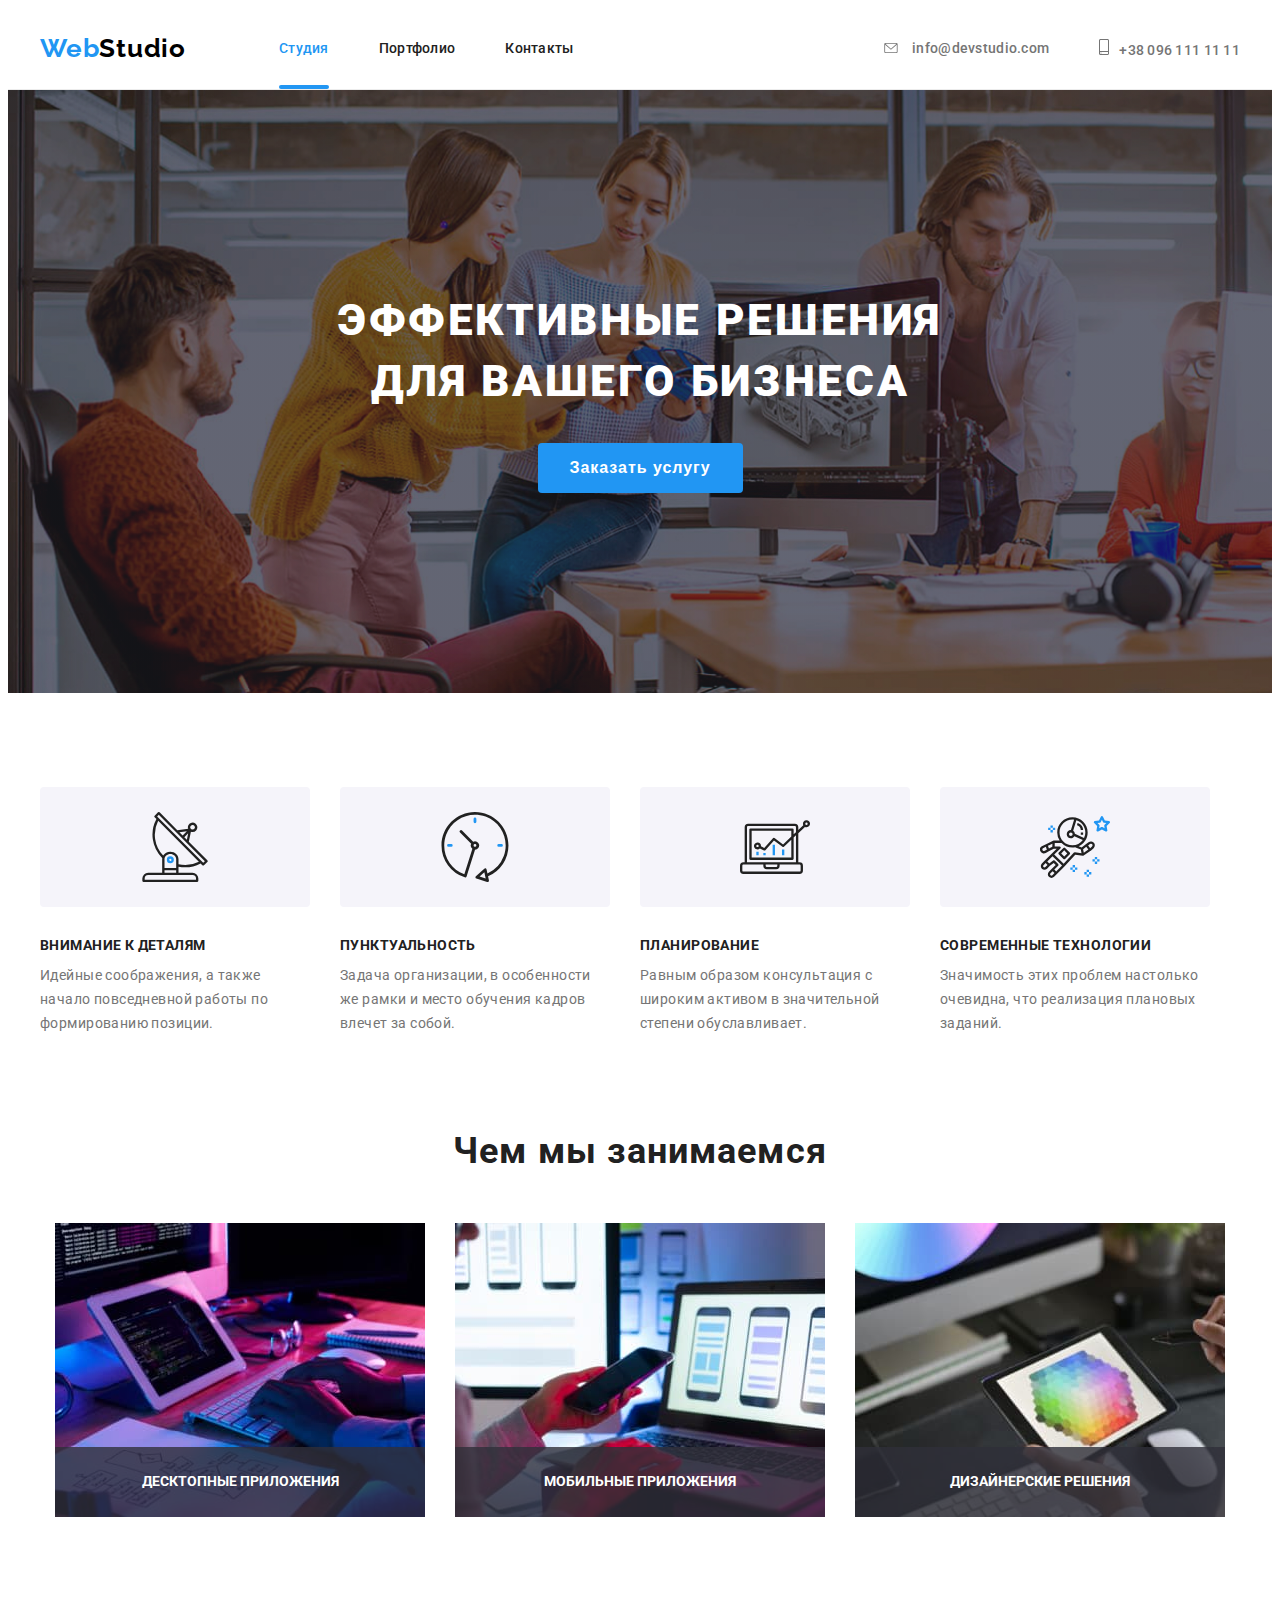
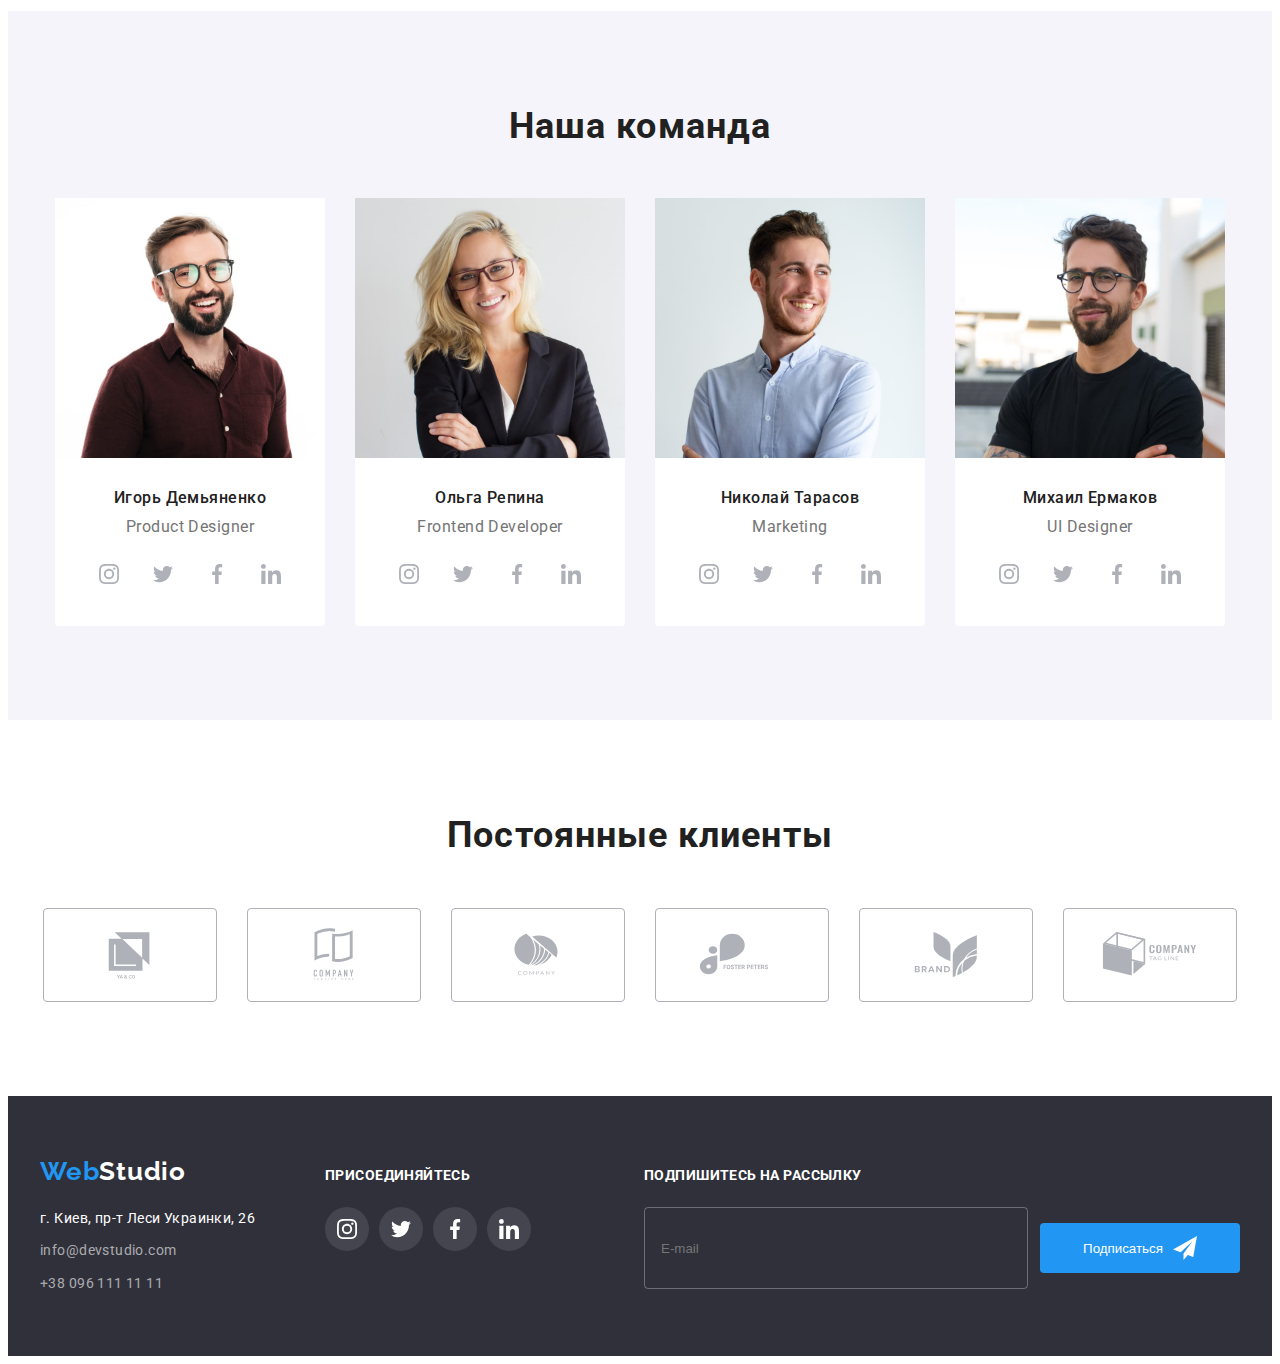
<file: index.html>
<!DOCTYPE html>
<html lang="ru">

<head>
    <link rel="preconnect" href="https://fonts.googleapis.com">
    <link rel="preconnect" href="https://fonts.gstatic.com" crossorigin>
    <link
        href="https://fonts.googleapis.com/css2?family=Raleway:wght@700&family=Roboto:wght@400;500;700;900&display=swap"
        rel="stylesheet">
    <meta charset="UTF-8">
    <meta http-equiv="X-UA-Compatible" content="IE=edge">
    <meta name="viewport" content="width=device-width, initial-scale=1.0">
    <title>Web Studio 2.1</title>
    <link rel="stylesheet" href="https://cdnjs.cloudflare.com/ajax/libs/modern-normalize/1.1.0/modern-normalize.min.css"
        integrity="sha512-wpPYUAdjBVSE4KJnH1VR1HeZfpl1ub8YT/NKx4PuQ5NmX2tKuGu6U/JRp5y+Y8XG2tV+wKQpNHVUX03MfMFn9Q=="
        crossorigin="anonymous" referrerpolicy="no-referrer" />
    <link rel="stylesheet" href="./css/style.css">
</head>

<body>
    <!--Верхняя линия-->
    <header>
        <div class="container hat">
            <nav class="nav">
                <a class="nav__logo" href="./index.html"><span class="nav__part">Web</span>Studio</a>
                <ul class="menu-nav">
                    <li>
                        <a class="menu-nav__link menu-nav__link--current" href="./index.html">Студия</a>
                    </li>
                    <li>
                        <a class="menu-nav__link" href="./portfolio.html">Портфолио</a>
                    </li>
                    <li>
                        <a class="menu-nav__link" href="Контакты">Контакты</a>
                    </li>
                </ul>
            </nav>
            <ul class="contacts">
                <li class="contacts__item">
                    <a class="contacts__link" href="mailto:info@devstudio.com"><svg class="contacts__envelope">
                        <use href="./img/symbol-defs.svg#icon-envelope"></use>
                    </svg> info@devstudio.com</a>
                </li>
                <li class="contacts__point">
                    <a class="contacts__link" href="tel:+380961111111"> <svg class="contacts__smartphone"> <use href=" ./img/symbol-defs.svg#icon-smartphone"></use> </svg>+38 096 111 11 11 </a>
                </li>
            </ul>
        </div>
    </header>
    <!--Шапка-->

    <main>

        <section class="main-section">
            <div class="container">
                <h1 class="main-section__heading">Эффективные решения<br>для вашего бизнеса</h1>
                <button  class="main-section__button" type="button" data-modal-open>Заказать услугу</button>
            </div>
        </section>

        <!--Особенности-->

        <section class="features">
            <div class="container">
                <ul class="features__list">
                    <li class="features__item">
                        <div class="icon-box">
                            <svg class="feature__picture"><use href="./img/symbol-defs.svg#icon-antenna"> </use></svg>
                        </div>
                        <h3 class="feature__names">Внимание к деталям</h3>
                        <p class="feature__def">Идейные соображения, а также начало повседневной работы по формированию
                            позиции.</p>
                    </li>
                    <li class="features__item">
                        <div class="icon-box">
                            <svg class="feature__picture">
                                <use href="./img/symbol-defs.svg#icon-clock"> </use>
                            </svg>
                        </div>
                        <h3 class="feature__names">Пунктуальность</h3>
                        <p class="feature__def">Задача организации, в особенности же рамки и место обучения кадров влечет
                            за
                            собой.</p>
                    </li>
                    <li class="features__item">
                        <div class="icon-box">
                            <svg class="feature__picture">
                                <use href="./img/symbol-defs.svg#icon-diagram"> </use>
                            </svg>
                        </div>
                        <h3 class="feature__names">Планирование</h3>
                        <p class="feature__def">Равным образом консультация с широким активом в значительной степени
                            обуславливает.</p>
                    </li>
                    <li class="features__item">
                        <div class="icon-box">
                            <svg class="feature__picture">
                                <use href="./img/symbol-defs.svg#icon-astronaut"> </use>
                            </svg>
                        </div>
                        <h3 class="feature__names">Современные технологии</h3>
                        <p class="feature__def">Значимость этих проблем настолько очевидна, что реализация плановых
                            заданий.
                        </p>
                    </li>
                </ul>
            </div>
        </section>

        <!--Чем мы занимаемся-->

        <section class="pictures">
            <div class="container">
                <h2 class="secondary-heading">Чем мы занимаемся</h2>
                <ul class="pictures__list">
                    <li>
                        <img width="370" height="294" src="img/1.jpg" alt="photo">
                        <p class="pictures__description">Десктопные приложения</p>
                    </li>
                    <li>
                        <img width="370" height="294" src="img/2.jpg" alt="photo">
                        <p class="pictures__description">Мобильные приложения</p>
                    </li>
                    <li>
                        <img width="370" height="294" src="img/3.jpg" alt="photo">
                        <p class="pictures__description">Дизайнерские решения</p>
                    </li>
                </ul>
            </div>
        </section>

        <!--Наша Команда-->

        <section class="team-info">
            <div class="container">
                <h2 class="secondary-heading">Наша команда</h2>
                <ul class="team">
                    <li class="team__box">
                        <img width="270" height="260" src="img/4.jpg" alt="Ihor">
                        <div class="team__card">
                            <h3 class="team__member">Игорь Демьяненко</h3>
                            <p class="team__occupation" lang="en">Product Designer</p>
                        <ul class="social-media">
                            <li class="social-media__list">
                                <a class="social-media__link" href="">
                                    <svg class="social-media__icons" width="20" height="20">
                                        <use href="./img/symbol-defs.svg#icon-instagram"> </use>
                                    </svg>
                                </a>
                            </li>
                            <li class="social-media__list">
                                <a class="social-media__link" href="">
                                    <svg class="social-media__icons" width="20" height="20">
                                        <use href="./img/symbol-defs.svg#icon-twitter"> </use>
                                    </svg>
                                </a>
                            </li>
                            <li class="social-media__list">
                                <a class="social-media__link" href="">
                                    <svg class="social-media__icons" width="20" height="20">
                                        <use href="./img/symbol-defs.svg#icon-facebook"> </use>
                                    </svg>
                                </a>
                            </li>
                            <li class="social-media__list">
                                <a class="social-media__link" href="">
                                    <svg class="social-media__icons" width="20" height="20">
                                        <use href="./img/symbol-defs.svg#icon-linkedin"> </use>
                                    </svg>
                                </a>
                            </li>
                        </ul>
                    </div>
                    </li>
                    <li class="team__box">
                        <img width="270" height="260" src="img/5.jpg" alt="">
                        <div class="team__card">
                            <h3 class="team__member">Ольга Репина</h3>
                            <p class="team__occupation" lang="en">Frontend Developer</p>
                            <ul class="social-media">
                                <li class="social-media__list">
                                    <a class="social-media__link" href="">
                                        <svg class="social-media__icons" width="20" height="20">
                                            <use href="./img/symbol-defs.svg#icon-instagram"> </use>
                                        </svg>
                                    </a>
                                </li>
                                <li class="social-media__list">
                                    <a class="social-media__link" href="">
                                        <svg class="social-media__icons" width="20" height="20">
                                            <use href="./img/symbol-defs.svg#icon-twitter"> </use>
                                        </svg>
                                    </a>
                                </li>
                                <li class="social-media__list">
                                    <a class="social-media__link" href="">
                                        <svg class="social-media__icons" width="20" height="20">
                                            <use href="./img/symbol-defs.svg#icon-facebook"> </use>
                                        </svg>
                                    </a>
                                </li>
                                <li class="social-media__list">
                                    <a class="social-media__link" href="">
                                        <svg class="social-media__icons" width="20" height="20">
                                            <use href="./img/symbol-defs.svg#icon-linkedin"> </use>
                                        </svg>
                                    </a>
                                </li>
                            </ul>
                        </div>
                    </li>
                    <li class="team__box">
                        <img width="270" height="260" src="img/6.jpg" alt="">
                        <div class="team__card">
                            <h3 class="team__member">Николай Тарасов</h3>
                            <p class="team__occupation" lang="en">Marketing</p>
                            <ul class="social-media">
                                <li class="social-media__list">
                                    <a class="social-media__link" href="">
                                        <svg class="social-media__icons" width="20" height="20">
                                            <use href="./img/symbol-defs.svg#icon-instagram"> </use>
                                        </svg>
                                    </a>
                                </li>
                                <li class="social-media__list">
                                    <a class="social-media__link" href="">
                                        <svg class="social-media__icons" width="20" height="20">
                                            <use href="./img/symbol-defs.svg#icon-twitter"> </use>
                                        </svg>
                                    </a>
                                </li>
                                <li class="social-media__list">
                                    <a class="social-media__link" href="">
                                        <svg class="social-media__icons" width="20" height="20">
                                            <use href="./img/symbol-defs.svg#icon-facebook"> </use>
                                        </svg>
                                    </a>
                                </li>
                                <li class="social-media__list">
                                    <a class="social-media__link" href="">
                                        <svg class="social-media__icons" width="20" height="20">
                                            <use href="./img/symbol-defs.svg#icon-linkedin"> </use>
                                        </svg>
                                    </a>
                                </li>
                            </ul>
                        </div>
                    </li>
                    <li class="team__box">
                        <img width="270" height="260" src="img/7.jpg" alt="">
                        <div class="team__card">
                            <h3 class="team__member">Михаил Ермаков</h3>
                            <p class="team__occupation" lang="en">UI Designer</p>
                            <ul class="social-media">
                                <li class="social-media__list">
                                    <a class="social-media__link" href="">
                                        <svg class="social-media__icons" width="20" height="20">
                                            <use href="./img/symbol-defs.svg#icon-instagram"> </use>
                                        </svg>
                                    </a>
                                </li>
                                <li class="social-media__list">
                                    <a class="social-media__link" href="">
                                        <svg class="social-media__icons" width="20" height="20">
                                            <use href="./img/symbol-defs.svg#icon-twitter"> </use>
                                        </svg>
                                    </a>
                                </li>
                                <li class="social-media__list">
                                    <a class="social-media__link" href="">
                                        <svg class="social-media__icons" width="20" height="20">
                                            <use href="./img/symbol-defs.svg#icon-facebook"> </use>
                                        </svg>
                                    </a>
                                </li>
                                <li class="social-media__list">
                                    <a class="social-media__link" href="">
                                        <svg class="social-media__icons" width="20" height="20">
                                            <use href="./img/symbol-defs.svg#icon-linkedin"> </use>
                                        </svg>
                                    </a>
                                </li>
                            </ul>
                        </div>
                    </li>
                </ul>
            </div>
        </section>
        <section class="clients">
            <h2 class="secondary-heading">Постоянные клиенты</h2>
            <ul class="clients__list">
                <li class="clients__info">
                    <a class="clients__link" href="">
                        <svg class="clients__icons" width="106" height="60">
                            <use href="./img/symbol-defs-second.svg#icon-client-1"> </use>
                        </svg>
                    </a>
                </li>
                <li class="clients__info">
                    <a class="clients__link" href="">
                        <svg class="clients__icons" width="106" height="60">
                            <use href="./img/symbol-defs-second.svg#icon-client-2"> </use>
                        </svg>
                    </a>
                </li>
                <li class="clients__info">
                    <a class="clients__link" href="">
                        <svg class="clients__icons" width="106" height="60">
                            <use href="./img/symbol-defs-second.svg#icon-client-3"> </use>
                        </svg>
                    </a>
                </li>
                <li class="clients__info">
                    <a class="clients__link" href="">
                        <svg class="clients__icons" width="106" height="60">
                            <use href="./img/symbol-defs-second.svg#icon-client-4"> </use>
                        </svg>
                    </a>
                </li>
                <li class="clients__info">
                    <a class="clients__link" href="">
                        <svg class="clients__icons" width="106" height="60">
                            <use href="./img/symbol-defs-second.svg#icon-client-5"> </use>
                        </svg>
                    </a>
                </li>
                <li class="clients__info">
                    <a class="clients__link" href="">
                        <svg class="clients__icons" width="106" height="60">
                            <use href="./img/symbol-defs-second.svg#icon-client-6"> </use>
                        </svg>
                    </a>
                </li>
            </ul>
        </section>
    </main>

    <!---Footer-->

<footer class="basement">
    <div class="basement__container">
        <div class="info">
            <a href="WebStudio" class="info__brandmark"><span class="info__logo">Web</span>Studio</a>
            <address class="info__address"> г. Киев, пр-т Леси Украинки, 26
                <a class="info__contacts" href="mailto:info@devstudio.com">info@devstudio.com</a>
                <a class="info__contacts" href="tel:+380961111111">+38 096 111 11 11</a>
            </address>
        </div>
        <div class="social-list">
            <h3 class="social-list__heading">присоединяйтесь</h3>
            <ul class="social-list__points">
                <li class="social-list__item">
                    <a class="social-list__link" href="">
                        <svg width="20" height="20">
                            <use href="./img/symbol-defs.svg#icon-instagram"> </use>
                        </svg>
                    </a>
                </li>
                <li class="social-list__item">
                    <a class="social-list__link" href="">
                        <svg width="20" height="20">
                            <use href="./img/symbol-defs.svg#icon-twitter"> </use>
                        </svg>
                    </a>
                </li>
                <li class="social-list__item">
                    <a class="social-list__link" href="">
                        <svg width="20" height="20">
                            <use href="./img/symbol-defs.svg#icon-facebook"> </use>
                        </svg>
                    </a>
                </li>
                <li class="social-list__item">
                    <a class="social-list__link" href="">
                        <svg width="20" height="20">
                            <use href="./img/symbol-defs.svg#icon-linkedin"> </use>
                        </svg>
                    </a>
                </li>
            </ul>
        </div>
        <div class="subscription">
            <h3 class="subscription__heading">Подпишитесь на рассылку</h3>
            <form class="subscription__box">
                <input class="subscription__input" type="email" placeholder="E-mail">
                <button class="subscription-button" type="button"> Подписаться
                    <svg class="subscription-button__image" width="24" height='24'>
                        <use href="./img/icon-send.svg#icon-send"></use>
                    </svg>
                </button>
            </form>
        </div>
    </div>
</footer>

<div class="backdrop is-hidden" data-modal>
<div class="modal">

    <form class="application" name="Model">
            <h2 class="application__heading">Оставьте свои данные, мы вам перезвоним</h2>
        <ul>
                <li class="application__info">
                    <input class="application__input" type="text" name="name" id="name">
                    <label class="application__label" for="name">Имя</label>
                    <svg class="application__item" width='18' height='18'>
                        <use href="./img/modal.svg#icon-person"></use>
                    </svg>
                </li>
                <li class="application__info">
                    <input class="application__input" type="tel" name="phone" id="phone">
                    <label class="application__label" for="phone">Телефон</label>
                    <svg class="application__item" width='18' height='18'>
                        <use href="./img/modal.svg#icon-phone"></use>
                    </svg>
                </li>
                <li class="application__info">
                    <input class="application__input" type="email" name="mail" id="mail">
                    <label class="application__label" for="mail">Почта</label>
                    <svg class="application__item" width='18' height='18'>
                        <use href="./img/modal.svg#icon-email"></use>
                    </svg>
                </li>
        </ul>
            <div class="textarea">
                <textarea class="textarea__info" name="comment" id="comment" rows="8" placeholder="Введите текст"></textarea>
                <label class="textarea__label" for="comment">Комментарий</label>
            </div>
            <div class="agreement">
                <label class="agreement__label" for="agreement">
                <input class="agreement__box" type="checkbox" name="agreement" id="agreement">
                <svg class="agreement__tick" width='16' height='15'>
                    <use href="./img/modal.svg#icon-tick-box"></use>
                </svg>
                Соглашаюсь с рассылкой и принимаю &#160;<a href="">Условия договора</a> </label>
            </div>
            <div class="send-box">
                <button class="send-box__button" type="submit">Отправить</button>
            </div>
    </form>
    <button class="close-button" data-modal-close>
            <svg class="close-button__icon" width='11' height='11'>
                <use href="./img/close.svg#icon-close"></use>
            </svg>
    </button>
</div>
</div>
<script src="./js/modal.js"></script>
</body>

</html>
</file>
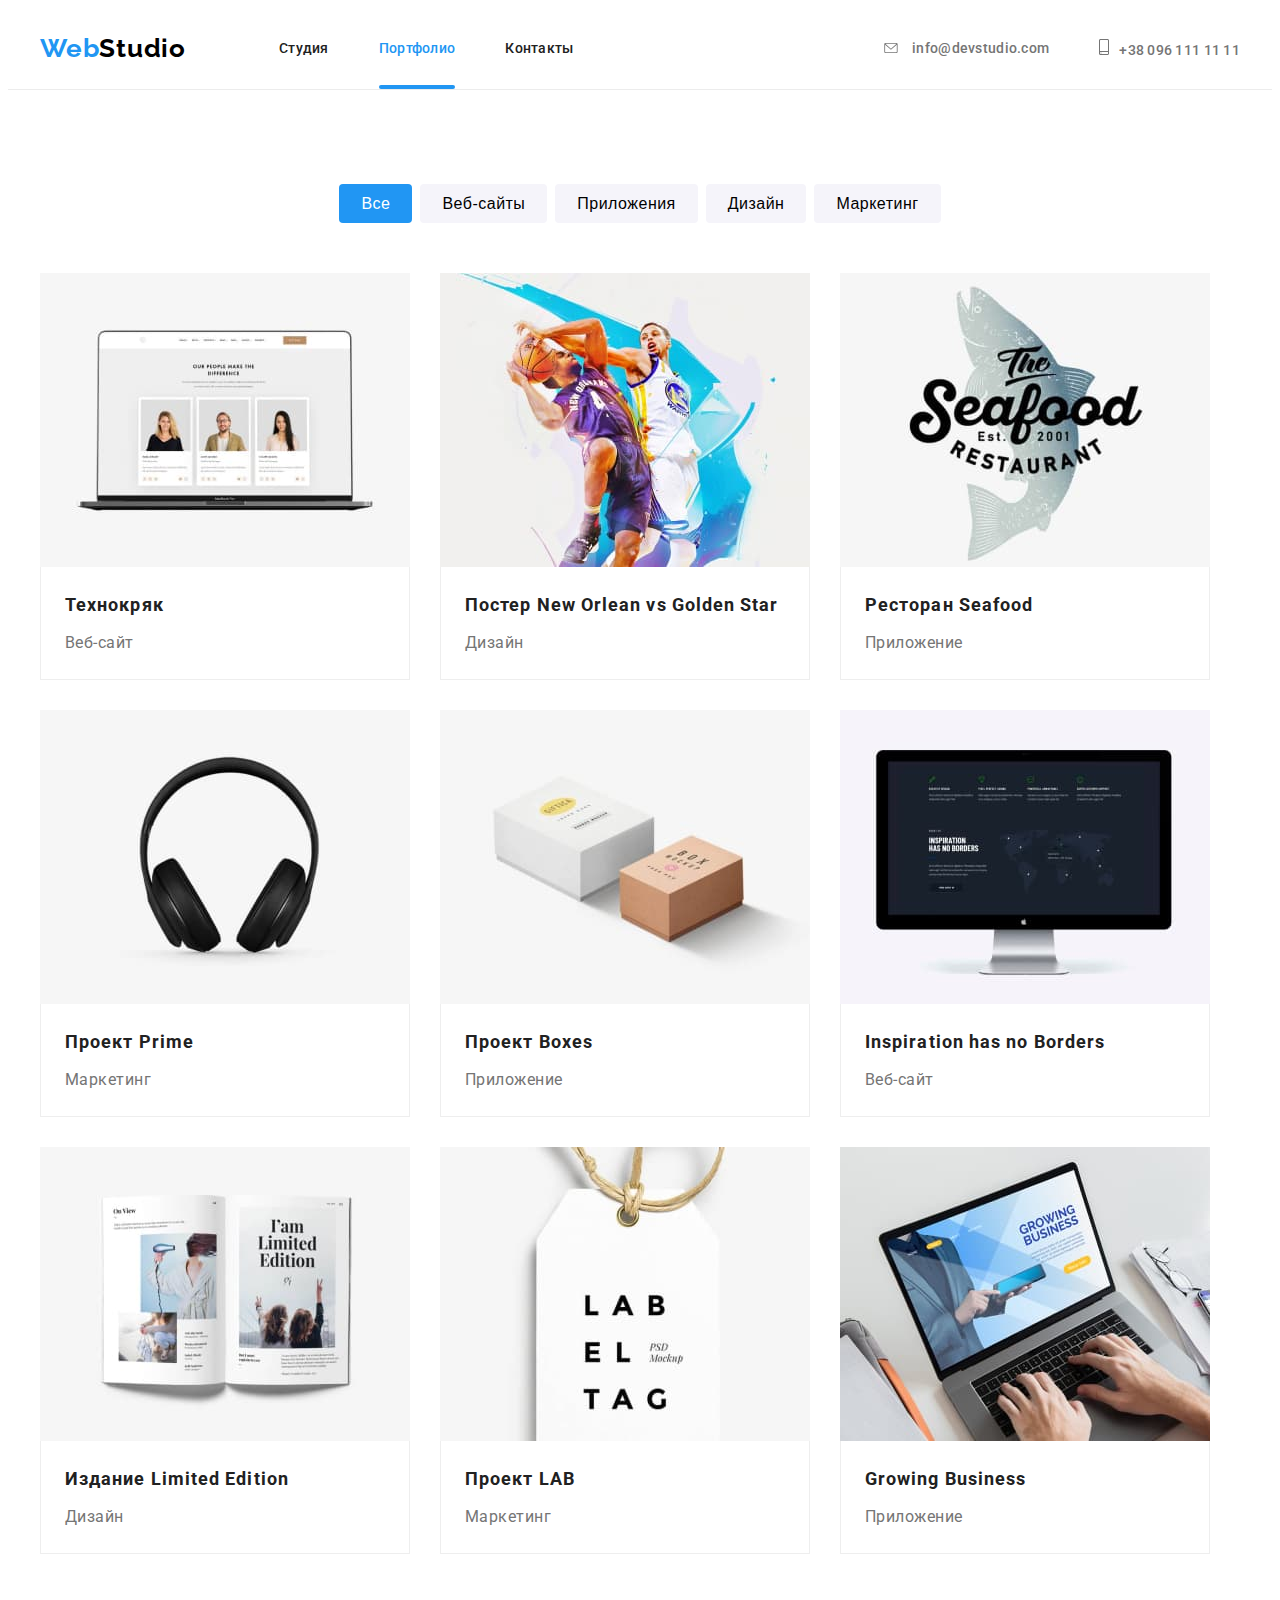
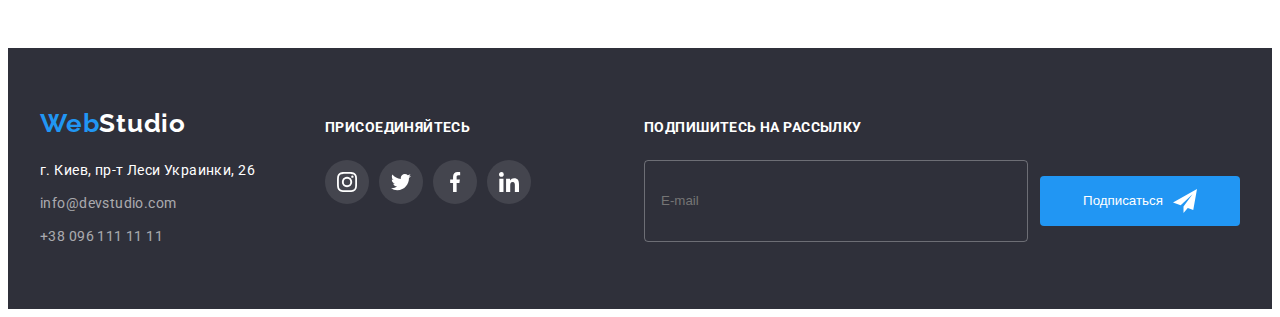
<file: portfolio.html>
<!DOCTYPE html>
<html lang="ru">

<head>
    <link rel="preconnect" href="https://fonts.googleapis.com">
    <link rel="preconnect" href="https://fonts.gstatic.com" crossorigin>
    <link
        href="https://fonts.googleapis.com/css2?family=Raleway:wght@700&family=Roboto:wght@400;500;700;900&display=swap"
        rel="stylesheet">
    <meta charset="UTF-8">
    <meta http-equiv="X-UA-Compatible" content="IE=edge">
    <meta name="viewport" content="width=device-width, initial-scale=1.0">
    <title>Web Studio 2.1</title>
    <link rel="stylesheet" href="https://cdnjs.cloudflare.com/ajax/libs/modern-normalize/1.1.0/modern-normalize.min.css"
        integrity="sha512-wpPYUAdjBVSE4KJnH1VR1HeZfpl1ub8YT/NKx4PuQ5NmX2tKuGu6U/JRp5y+Y8XG2tV+wKQpNHVUX03MfMFn9Q=="
        crossorigin="anonymous" referrerpolicy="no-referrer" />
    <link rel="stylesheet" href="./css/style.css">
</head>

<body>
    <!--Верхняя линия-->
    <header>
        <div class="container hat">
            <nav class="nav">
                <a class="nav__logo" href="./index.html"><span class="nav__part">Web</span>Studio</a>
                <ul class="menu-nav">
                    <li>
                        <a class="menu-nav__link" href="./index.html">Студия</a>
                    </li>
                    <li>
                        <a class="menu-nav__link menu-nav__link--current" href="./portfolio.html">Портфолио</a>
                    </li>
                    <li>
                        <a class="menu-nav__link" href="Контакты">Контакты</a>
                    </li>
                </ul>
            </nav>
            <ul class="contacts">
                <li class="contacts__item">
                    <a class="contacts__link" href="mailto:info@devstudio.com"><svg class="contacts__envelope">
                            <use href="./img/symbol-defs.svg#icon-envelope"></use>
                        </svg> info@devstudio.com</a>
                </li>
                <li class="contacts__point">
                    <a class="contacts__link" href="tel:+380961111111"> <svg class="contacts__smartphone">
                            <use href=" ./img/symbol-defs.svg#icon-smartphone"></use>
                        </svg>+38 096 111 11 11 </a>
                </li>
            </ul>
        </div>
    </header>
    <!--Шапка-->

    <main>
        <!--Filters-->
        <h1 class="portfolio-heading">Portfolio</h1>
        <section class="portfolio-container">
            <div class="container">
                <ul class="button-nav">
                    <li>
                        <button class="button-nav__main" type="button">Все</button>
                    </li>
                    <li>
                        <button class="button-nav__menu" type="button">Веб-сайты</button>
                    </li>
                    <li>
                        <button class="button-nav__menu" type="button">Приложения</button>
                    </li>
                    <li>
                        <button class="button-nav__menu" type="button">Дизайн</button>
                    </li>
                    <li>
                        <button class="button-nav__menu" type="button">Маркетинг</button>
                    </li>
                </ul>

                <ul class="models">
                    <li class="models__item">
                        <a class="models__link" href="">
                            <div class="models__box">
                                <img width="370" height="294" src="./img/Portfolio/1.jpg" alt="Laptop">
                                <p class="model__text">Технокряк это современная площадка распространения коронавируса. Компании используют эту платформу для цифрового
                                шпионажа и атак на защищённые сервера конкурентов.</p>
                            </div>
                            <div class="models__info">
                                <h2 class="models__heading">Технокряк</h2>
                                <p class="models__def">Веб-сайт</p>
                            </div>
                        </a>
                    </li>
                    <li class="models__item">
                        <a class="models__link" href="">
                            <div class="models__box">
                                <img width="370" height="294" src="./img/Portfolio/2.jpg" alt="Laptop">
                                <p class="model__text">Технокряк это современная площадка распространения коронавируса. Компании используют эту
                                    платформу для цифрового
                                    шпионажа и атак на защищённые сервера конкурентов.</p>
                            </div>
                            <div class="models__info">
                                <h2 class="models__heading">Постер New Orlean vs Golden Star</h2>
                                <p class="models__def">Дизайн</p>
                            </div>
                        </a>
                    </li>
                    <li class="models__item">
                        <a class="models__link" href="">
                            <div class="models__box">
                                <img width="370" height="294" src="./img/Portfolio/3.jpg" alt="Laptop">
                                <p class="model__text">Технокряк это современная площадка распространения коронавируса. Компании используют эту
                                    платформу для цифрового
                                    шпионажа и атак на защищённые сервера конкурентов.</p>
                            </div>
                            <div class="models__info">
                                <h2 class="models__heading">Ресторан Seafood</h2>
                                <p class="models__def">Приложение</p>
                            </div>
                        </a>
                    </li>
                    <li class="models__item">
                        <a class="models__link" href="">
                            <div class="models__box">
                                <img width="370" height="294" src="./img/Portfolio/4.jpg" alt="Laptop">
                                <p class="model__text">Технокряк это современная площадка распространения коронавируса. Компании используют эту
                                    платформу для цифрового
                                    шпионажа и атак на защищённые сервера конкурентов.</p>
                            </div>
                            <div class="models__info">
                                <h2 class="models__heading">Проект Prime</h2>
                                <p class="models__def">Маркетинг</p>
                            </div>
                        </a>
                    </li>
                    <li class="models__item">
                        <a class="models__link" href="">
                            <div class="models__box">
                                <img width="370" height="294" src="./img/Portfolio/5.jpg" alt="Laptop">
                                <p class="model__text">Технокряк это современная площадка распространения коронавируса. Компании используют эту
                                    платформу для цифрового
                                    шпионажа и атак на защищённые сервера конкурентов.</p>
                            </div>
                            <div class="models__info">
                                <h2 class="models__heading">Проект Boxes</h2>
                                <p class="models__def">Приложение</p>
                            </div>
                        </a>
                    </li>
                    <li class="models__item">
                        <a class="models__link" href="">
                            <div class="models__box">
                                <img width="370" height="294" src="./img/Portfolio/6.jpg" alt="Laptop">
                                <p class="model__text">Технокряк это современная площадка распространения коронавируса. Компании используют эту
                                    платформу для цифрового
                                    шпионажа и атак на защищённые сервера конкурентов.</p>
                            </div>
                            <div class="models__info">
                                <h2 class="models__heading" lang="en">Inspiration has no Borders</h2>
                                <p class="models__def">Веб-сайт</p>
                            </div>
                        </a>
                    </li>
                    <li class="models__item">
                        <a class="models__link" href="">
                            <div class="models__box">
                                <img width="370" height="294" src="./img/Portfolio/7.jpg" alt="Laptop">
                                <p class="model__text">Технокряк это современная площадка распространения коронавируса. Компании используют эту
                                    платформу для цифрового
                                    шпионажа и атак на защищённые сервера конкурентов.</p>
                            </div>
                            <div class="models__info">
                                <h2 class="models__heading">Издание Limited Edition</h2>
                                <p class="models__def">Дизайн</p>
                            </div>
                        </a>
                    </li>
                    <li class="models__item">
                        <a class="models__link" href="">
                            <div class="models__box">
                                <img width="370" height="294" src="./img/Portfolio/8.jpg" alt="Laptop">
                                <p class="model__text">Технокряк это современная площадка распространения коронавируса. Компании используют эту
                                    платформу для цифрового
                                    шпионажа и атак на защищённые сервера конкурентов.</p>
                            </div>
                            <div class="models__info">
                                <h2 class="models__heading">Проект LAB</h2>
                                <p class="models__def">Маркетинг</p>
                            </div>
                        </a>
                    </li>
                    <li class="models__item">
                        <a class="models__link" href="">
                            <div class="models__box">
                                <img width="370" height="294" src="./img/Portfolio/9.jpg" alt="Laptop">
                                <p class="model__text">Технокряк это современная площадка распространения коронавируса. Компании используют эту
                                    платформу для цифрового
                                    шпионажа и атак на защищённые сервера конкурентов.</p>
                            </div>
                            <div class="models__info">
                                <h2 class="models__heading" lang="en">Growing Business</h2>
                                <p class="models__def">Приложение</p>
                            </div>
                        </a>
                    </li>
                </ul>
            </div>
        </section>
    </main>

    <!---Footer-->
    
<footer class="basement">
    <div class="basement__container">
        <div class="info">
            <a href="WebStudio" class="info__brandmark"><span class="info__logo">Web</span>Studio</a>
            <address class="info__address"> г. Киев, пр-т Леси Украинки, 26
                <a class="info__contacts" href="mailto:info@devstudio.com">info@devstudio.com</a>
                <a class="info__contacts" href="tel:+380961111111">+38 096 111 11 11</a>
            </address>
        </div>
        <div class="social-list">
            <h3 class="social-list__heading">присоединяйтесь</h3>
            <ul class="social-list__points">
                <li class="social-list__item">
                    <a class="social-list__link" href="">
                        <svg width="20" height="20">
                            <use href="./img/symbol-defs.svg#icon-instagram"> </use>
                        </svg>
                    </a>
                </li>
                <li class="social-list__item">
                    <a class="social-list__link" href="">
                        <svg width="20" height="20">
                            <use href="./img/symbol-defs.svg#icon-twitter"> </use>
                        </svg>
                    </a>
                </li>
                <li class="social-list__item">
                    <a class="social-list__link" href="">
                        <svg width="20" height="20">
                            <use href="./img/symbol-defs.svg#icon-facebook"> </use>
                        </svg>
                    </a>
                </li>
                <li class="social-list__item">
                    <a class="social-list__link" href="">
                        <svg width="20" height="20">
                            <use href="./img/symbol-defs.svg#icon-linkedin"> </use>
                        </svg>
                    </a>
                </li>
            </ul>
        </div>
        <div class="subscription">
            <h3 class="subscription__heading">Подпишитесь на рассылку</h3>
            <form class="subscription__box">
                <input class="subscription__input" type="email" placeholder="E-mail">
                <button class="subscription-button" type="button"> Подписаться
                    <svg class="subscription-button__image" width="24" height='24'>
                        <use href="./img/icon-send.svg#icon-send"></use>
                    </svg>
                </button>
            </form>
        </div>
    </div>
</footer>
</body>

</html>
</file>
<file: css/style.css>
/*primary-background color  #FFFFFF */
/*secondary-background color #757575 */
/*footer-background color #000000 */
/*primaryy-text color #212121 */
/*seconday-text color #757575 */
/*accent color #2196F3 */

:root {
  --primary-background-color: #ffffff;
  --secondary-background-color: #757575;
  --footer: #000000;
  --primaryy-text-color: #212121;
  --seconday-text-color: #757575;
  --accent-color: #2196f3;
  --button: #f5f4fa;
}

.container {
  margin-left: auto;
  margin-right: auto;
  padding-left: 15px;
  padding-right: 15px;
  width: 1200px;
}

h1,
h2,
h3,
h4,
h5,
h6,
p,
ul {
  margin-top: 0px;
  margin-bottom: 0px;
}
* ul {
  list-style: none;
  padding-left: 0px;
}

* img {
  display: block;
}

body {
  color: var(--primaryy-text-color);
  font-family: 'Roboto', sans-serif;
  background-color: var(--primary-background-color);
}

/* Logo */
header {
  border-bottom: solid 1px;
  border-bottom-color: #ececec;
}

.hat {
  display: flex;
  align-items: center;
}

.nav {
  display: flex;
}
.nav__logo {
  display: flex;
  align-items: center;

  color: var(--footer);
  font-family: 'Raleway';
  font-weight: 700;
  font-size: 26px;
  line-height: 1.2;
  text-decoration-line: none;
  letter-spacing: 0.03em;

  transition: color 250ms cubic-bezier(0.4, 0, 0.2, 1);
}
.nav__part {
  color: var(--accent-color);
}
.nav__logo:focus,
.nav__logo:hover {
  color: var(--accent-color);
}

/* Menu nav */
.menu-nav {
  display: flex;
  margin-left: 93px;
  color: var(--primaryy-text-color);
  font-weight: 500;
  font-size: 14px;
  line-height: 1.2;
  letter-spacing: 0.02em;
  text-decoration-line: none;
  list-style: none;
}

.menu-nav__link {
  display: block;
  padding-top: 32px;
  padding-bottom: 32px;
  text-decoration-line: none;
  color: var(--primaryy-text-color);

  transition: color 250ms cubic-bezier(0.4, 0, 0.2, 1);
}
.menu-nav__link:hover,
.menu-nav__link:focus {
  color: var(--accent-color);
}
.menu-nav__link--current {
  position: relative;
  color: var(--accent-color);
}
.menu-nav__link--current::after {
  content: '';
  display: block;

  position: absolute;
  left: 0;
  bottom: 0;

  height: 4px;
  width: 100%;
  background-color: var(--accent-color);
  border-radius: 2px;
}
.menu-nav li {
  text-decoration-line: none;
}
.menu-nav li + li {
  margin-left: 50px;
}

/* Contacts */
.contacts {
  display: flex;
  margin-left: auto;

  font-weight: 500;
  font-size: 14px;
  line-height: 1.2;
  letter-spacing: 0.02em;
}
.contacts__link {
  text-decoration-line: none;
  color: var(--seconday-text-color);

  transition: color 250ms cubic-bezier(0.4, 0, 0.2, 1);
}
.contacts__link:hover,
.contacts__link:focus {
  color: var(--accent-color);
}

.contacts li + li {
  margin-left: 50px;
}
.contacts__item,
.contacts__point {
  display: flex;
  align-items: center;
  list-style: none;
}
.contacts__envelope {
  margin-right: 10px;
  padding: 0px;
  width: 16px;
  height: 10px;
  fill: var(--seconday-text-color);
  cursor: pointer;

  transition: fill 250ms cubic-bezier(0.4, 0, 0.2, 1);
}
.contacts__smartphone {
  margin-right: 10px;
  padding: 0px;
  width: 10px;
  height: 16px;
  fill: var(--seconday-text-color);
  cursor: pointer;

  transition: fill 250ms cubic-bezier(0.4, 0, 0.2, 1);
}
.contacts__point:hover .contacts__smartphone,
.contacts__point:focus .contacts__smartphone,
.contacts__item:hover .contacts__envelope,
.contacts__item:focus .contacts__envelope {
  fill: var(--accent-color);
}

/*main-section*/
.main-section {
  margin-right: auto;
  margin-left: auto;
  padding-top: 200px;
  padding-bottom: 200px;
  max-width: 1600px;

  background-color: var(--primaryy-text-color);
  text-align: center;
  background-image: linear-gradient(rgba(47, 48, 58, 0.4), rgba(47, 48, 58, 0.4)),
    url(../img/bcg-photo.jpg);
  background-size: cover;
}

.main-section__heading {
  margin-bottom: 30px;

  color: var(--primary-background-color);
  font-weight: 900;
  font-size: 44px;
  line-height: 1.4;
  text-transform: uppercase;
  letter-spacing: 0.06em;
}

.main-section__button {
  padding: 10px 32px;
  border-radius: 4px;
  border: 0px;

  background-color: var(--accent-color);
  color: var(--primary-background-color);
  font-weight: 700;
  font-size: 16px;
  line-height: 1.9;
  letter-spacing: 0.06em;

  cursor: pointer;

  transition: background-color 250ms cubic-bezier(0.4, 0, 0.2, 1),
    box-shadow 250ms cubic-bezier(0.4, 0, 0.2, 1);
}
.main-section__button:hover,
.main-section__button:focus {
  background-color: #188ce8;
  box-shadow: 0px 4px 4px 0px rgba(0, 0, 0, 0.15);
}

/* features */

.features {
  padding-top: 94px;
  padding-bottom: 94px;
}

.features__list {
  display: flex;
}
.features__list li + li {
  margin-left: 30px;
}
.features__list .features__item {
  width: 270px;
}

.features .feature__names {
  margin-bottom: 10px;

  font-weight: 700;
  font-size: 14px;
  line-height: 1.2;
  text-transform: uppercase;
  letter-spacing: 0.03em;
}
.features .feature__def {
  font-weight: 400;
  font-size: 14px;
  line-height: 1.7;
  color: var(--seconday-text-color);
  letter-spacing: 0.03em;
}

.icon-box {
  display: flex;
  justify-content: center;
  align-items: center;
  margin-bottom: 30px;
  background-color: #f5f4fa;
  border-radius: 4px;
  width: 270px;
  height: 120px;
}
.feature__picture {
  align-items: center;
  justify-content: center;
  width: 70px;
  height: 70px;
}
/* чем мы занимаемся  */
.pictures {
  padding-bottom: 94px;
}

.secondary-heading {
  margin-bottom: 50px;

  font-weight: 700;
  font-size: 36px;
  line-height: 1.2;
  text-align: center;
  letter-spacing: 0.03em;
}

.pictures__list {
  display: flex;
  justify-content: center;
}
.pictures__list li + li {
  margin-left: 30px;
}

.pictures__list li {
  width: 370px;
  position: relative;
}
.pictures__description {
  position: absolute;
  left: 0;
  bottom: 0;

  display: flex;
  justify-content: center;
  align-items: center;

  width: 100%;
  height: 70px;

  text-transform: uppercase;
  font-weight: 700;
  font-size: 14px;
  line-height: 1.2;
  letter-spacing: 0.03;
  color: var(--primary-background-color);

  background-color: rgba(47, 48, 58, 0.8);
}
/* team */

.team-info {
  padding-bottom: 94px;
  padding-top: 94px;
  background-color: var(--button);
}

.team__box {
  width: 270px;
  background-color: #ffffff;
  border-bottom-left-radius: 4px;
  border-bottom-right-radius: 4px;

  transition: box-shadow 250ms cubic-bezier(0.4, 0, 0.2, 1);
}

.team__box:hover,
.team__box:focus {
  cursor: pointer;
  box-shadow: 0px 2px 1px 0px rgba(0, 0, 0, 0.2);
  box-shadow: 0px 1px 1px 0px rgba(0, 0, 0, 0.14);
  box-shadow: 0px 1px 3px 0px rgba(0, 0, 0, 0.12);
}
.team__card {
  padding-top: 30px;
  padding-bottom: 30px;
}
.team {
  display: flex;
  justify-content: center;
}
.team > li + li {
  margin-left: 30px;
}

.team__member {
  margin-bottom: 10px;

  font-weight: 500;
  font-size: 16px;
  line-height: 1.2;
  text-align: center;
  letter-spacing: 0.03em;
}
.team__occupation {
  margin-bottom: 16px;

  color: var(--seconday-text-color);
  font-weight: 400;
  font-size: 16px;
  line-height: 1.2;
  text-align: center;
  letter-spacing: 0.03em;
}
.social-media {
  display: flex;
  justify-content: center;
}

.social-media__link {
  fill: rgba(175, 177, 184, 1);
  display: flex;
  align-items: center;
  justify-content: center;

  height: 44px;
  width: 44px;
  border-radius: 50%;
  transition: background-color 250ms cubic-bezier(0.4, 0, 0.2, 1);
}
.social-media__icons {
  transition: fill 250ms cubic-bezier(0.4, 0, 0.2, 1);
}
.social-media__link:hover .social-media__icons,
.social-media__link:focus .social-media__icons {
  fill: var(--primary-background-color);
}
.social-media__link:focus,
.social-media__link:hover {
  background-color: var(--accent-color);
}

.social-media__list:not(:last-child) {
  margin-right: 10px;
}

/*cliens*/
.clients {
  padding-top: 94px;
  padding-bottom: 94px;
}
.clients__list {
  display: flex;
  justify-content: center;
  list-style: none;
}

.clients__link {
  fill: #afb1b8;
  display: flex;
  justify-content: center;
  align-items: center;

  width: 172px;
  height: 92px;

  border: 1px solid #afb1b8;
  border-radius: 4px;
  transition: border-color 250ms cubic-bezier(0.4, 0, 0.2, 1);
}
.clients__info:not(:last-child) {
  margin-right: 30px;
}
.clients__icons {
  transition: fill 250ms cubic-bezier(0.4, 0, 0.2, 1);
}

.clients__link:hover .clients__icons,
.clients__link:focus .clients__icons {
  fill: var(--accent-color);
}
.clients__link:focus,
.clients__link:hover {
  border-color: var(--accent-color);
}

/*footer*/
.basement {
  display: flex;
  justify-content: center;

  padding-top: 60px;
  padding-bottom: 60px;
  background-color: #2f303a;
}

.basement__container {
  width: 1200px;
  display: flex;
  align-items: baseline;
}

/* info */

.info {
  display: flex;
  flex-direction: column;
}
.info__logo {
  color: var(--accent-color);
}

.info__brandmark {
  display: block;
  margin-bottom: 20px;

  color: var(--primary-background-color);
  font-family: 'Raleway';
  font-weight: 700;
  font-size: 26px;
  line-height: 1.2;
  text-decoration-line: none;
  letter-spacing: 0.03em;
}

.info__brandmark:hover,
.info__brandmark:focus {
  color: var(--accent-color);
}
.info__address {
  display: block;

  font-weight: 400;
  font-size: 14px;
  font-style: normal;
  line-height: 1.7;
  color: var(--primary-background-color);
  letter-spacing: 0.03em;
}

.info__contacts {
  display: block;
  margin-top: 9px;

  color: rgba(255, 255, 255, 0.6);
  font-weight: 400;
  font-size: 14px;
  font-style: normal;
  line-height: 1.7;
  letter-spacing: 0.03em;
  text-decoration: none;

  transition: color 250ms cubic-bezier(0.4, 0, 0.2, 1);
}
.info__contacts:focus,
.info__contacts:hover {
  color: var(--secondary-background-color);
}

/* social-list */

.social-list {
  display: flex;
  flex-direction: column;
  margin-left: 70px;
}
.social-list__heading {
  margin-bottom: 20px;

  color: var(--primary-background-color);
  font-family: 'Roboto';
  font-size: 14px;
  font-weight: 700;
  font-style: normal;
  letter-spacing: 0.03em;
  text-transform: uppercase;
  line-height: 1.7;
}

.social-list__points {
  display: flex;
  padding: 0px;
  margin: 0px;
}
.social-list__link {
  display: flex;
  justify-content: center;
  align-items: center;

  height: 44px;
  width: 44px;
  border-radius: 50%;
  fill: white;
  background-color: rgba(255, 255, 255, 0.1);

  transition: background-color 250ms cubic-bezier(0.4, 0, 0.2, 1);
}
.social-list__link:hover,
.social-list__link:focus {
  background-color: var(--accent-color);
}

.social-list__item:not(:last-child) {
  margin-right: 10px;
}

/* subscription */

.subscription {
  display: flex;
  flex-direction: column;

  margin-left: auto;
}

.subscription__heading {
  margin-bottom: 20px;

  color: var(--primary-background-color);
  font-family: 'Roboto';
  font-size: 14px;
  font-weight: 700;
  font-style: normal;
  letter-spacing: 0.03em;
  text-transform: uppercase;
  line-height: 1.7;
}

.subscription__box {
  display: flex;
  flex-direction: row;
  justify-content: center;
  align-items: center;
}

.subscription__input {
  display: flex;
  padding: 15px 16px;
  margin-right: 12px;

  height: 50px;
  width: 350px;
  border: 1px solid rgba(255, 255, 255, 0.3);
  border-radius: 4px;
  background-color: #2196f300;
  color: #ffffff99;

  outline: none;
}
.subscription-button {
  display: flex;
  justify-content: center;
  align-items: center;
  padding: 0;

  width: 200px;
  height: 50px;
  color: #fff;
  background-color: var(--accent-color);

  border: var(--accent-color);
  border-radius: 4px;
}
.subscription-button__image {
  display: flex;
  margin-left: 10px;

  font-weight: 700;
  line-height: 1.9;
  font-style: normal;
  letter-spacing: 00.06em;
  font-size: 16px;
}

/*Portfolio*/

.portfolio-heading {
  display: none;
}

.portfolio-container {
  padding-top: 94px;
  padding-bottom: 94px;
}

/* button menu */

.button-nav {
  display: flex;
  justify-content: center;
}
.button-nav li + li {
  margin-left: 8px;
}
.button-nav__menu {
  border-radius: 4px;
  border: 0px;

  padding-top: 6px;
  padding-bottom: 6px;
  padding-left: 22px;
  padding-right: 22px;

  background-color: var(--button);
  font-weight: 500;
  font-size: 16px;
  line-height: 1.7;
  letter-spacing: 0.03em;

  cursor: pointer;

  transition: background-color 250ms cubic-bezier(0.4, 0, 0.2, 1),
    color 250ms cubic-bezier(0.4, 0, 0.2, 1), box-shadow 250ms cubic-bezier(0.4, 0, 0.2, 1);
}
.button-nav__menu:focus,
.button-nav__menu:hover {
  background-color: var(--accent-color);
  color: var(--primary-background-color);
  box-shadow: 0px 2px 2px 0px rgba(0, 0, 0, 0.12);

  box-shadow: 0px 1px 2px 0px rgba(0, 0, 0, 0.08);

  box-shadow: 0px 3px 1px 0px rgba(0, 0, 0, 0.1);
}

.button-nav__main {
  border-radius: 4px;
  border: 0px;

  padding-top: 6px;
  padding-bottom: 6px;
  padding-left: 22px;
  padding-right: 22px;

  background-color: var(--accent-color);
  color: var(--primary-background-color);
  font-weight: 500;
  font-size: 16px;
  line-height: 1.7;
  letter-spacing: 0.03em;
}

/* Models */
.models {
  display: flex;
  flex-wrap: wrap;
  margin-top: 50px;
}
.models__item {
  margin-right: 30px;
  margin-bottom: 30px;

  width: 370px;
}
.models__item:nth-child(3n) {
  margin-right: 0px;
}
.models__item:nth-last-child(-n + 3) {
  margin-bottom: 0px;
}
.models__item:hover .model__text {
  transform: translateY(0);
}

.models__link {
  display: block;

  text-decoration: none;

  transition: box-shadow 250ms cubic-bezier(0.4, 0, 0.2, 1);
}
.models__link:hover,
.models__link:focus {
  box-shadow: 0px 4px 4px rgb(0 0 0 / 25%);
}

.models__box {
  position: relative;
  overflow: hidden;
}

.model__text {
  position: absolute;
  top: 0;
  left: 0;

  transform: translateY(100%);
  transition: transform 250ms cubic-bezier(0.4, 0, 0.2, 1);

  padding: 63px 24px;
  background-color: rgba(33, 150, 243, 0.9);

  width: 100%;
  height: 100%;

  color: var(--primary-background-color);
  font-weight: 400;
  line-height: 1.6;
  letter-spacing: 00.03em;
  font-size: 18px;
  font-style: normal;
}

.models__info {
  padding-top: 20px;
  padding-bottom: 20px;
  padding-left: 24px;
  padding-right: 24px;
  border-left: solid 1px #eeeeee;
  border-right: solid 1px #eeeeee;
  border-bottom: solid 1px #eeeeee;
}

.models .models__heading {
  color: var(--primaryy-text-color);
  font-weight: 700;
  font-size: 18px;
  line-height: 2;
  letter-spacing: 0.06em;
}
.models .models__def {
  margin-top: 4px;

  color: var(--secondary-background-color);
  font-weight: 400;
  font-size: 16px;
  line-height: 2;
  letter-spacing: 0.03em;
}

/* modal window*/

.backdrop {
  position: fixed;
  top: 0;
  left: 0;

  width: 100%;
  height: 100%;
  background-color: rgba(0, 0, 0, 0.2);

  opacity: 1;
  transition: opacity 250ms cubic-bezier(0.4, 0, 0.2, 1);
}
.backdrop.is-hidden {
  opacity: 0;
  pointer-events: none;
}
.backdrop.is-hidden .modal {
  transform: translate (-50%, -50%) scale(0.8);
}
.modal {
  position: absolute;
  top: 50%;
  left: 50%;
  transform: translate(-50%, -50%) scale(1);
  transition: translate 250ms cubic-bezier(0.4, 0, 0.2, 1);

  padding: 15px;
  min-width: 550px;
  min-height: 550px;

  background-color: #fff;
}

/* form */

/* application */

.application {
  position: relative;
  padding: 40px;
}
.application__heading {
  margin-bottom: 30px;

  color: #212121;
  font-weight: 700;
  font-size: 20px;
  line-height: 1.2;
  letter-spacing: 00.03em;

  text-align: center;
}
.application__info {
  position: relative;
}

.application__label {
  position: absolute;
  top: 0;
  left: 0;
  transform: translateY(-18px);

  font-weight: 400;
  font-style: normal;
  font-size: 12px;
  line-height: 1.2;
  letter-spacing: 0.01em;
  color: #757575;
}
.application__input {
  padding-left: 42px;
  margin-bottom: 28px;

  position: relative;
  height: 40px;
  width: 450px;
  border: 1px solid #21212133;
  border-radius: 4px;
  transition: border 250ms cubic-bezier(0.4, 0, 0.2, 1);

  outline: none;
}
.application__item {
  position: absolute;
  top: 11px;
  left: 12px;

  transition: fill 250ms cubic-bezier(0.4, 0, 0.2, 1);
}
.application__input:focus ~ .application__item {
  fill: var(--accent-color);
}
.application__input:focus,
.textarea__info:focus {
  border: 1px solid var(--accent-color);
}

/* textarea */

.textarea {
  position: relative;
}

.textarea__info {
  padding: 12px 16px;
  margin-bottom: 28px;

  resize: none;
  height: 120px;
  width: 450px;

  border: 1px solid #21212133;
  border-radius: 4px;

  outline: none;

  transition: border 250ms cubic-bezier(0.4, 0, 0.2, 1);
}

.textarea__label {
  position: absolute;
  top: 0;
  left: 0;
  transform: translateY(-18px);

  font-weight: 400;
  font-style: normal;
  font-size: 12px;
  line-height: 1.2;
  letter-spacing: 0.01em;
  color: #757575;
}

/* agreement */

.agreement {
  display: flex;
  justify-content: center;
  align-items: center;
  margin-bottom: 30px;
}
.agreement__label {
  display: flex;
  justify-content: center;
  align-items: center;

  font-weight: 400;
  font-size: 14px;
  line-height: 1.7;
  letter-spacing: 0.03;
  color: var(--seconday-text-color);
}
.agreement__box {
  -webkit-appearance: none;
  -moz-appearance: none;
  appearance: none;
}
.agreement__tick {
  margin-right: 7px;
}
.agreement__box:checked + .agreement__tick {
  background-color: var(--accent-color);
  background-image: url(../img/check.svg);
  fill: var(--accent-color);
  border-radius: 2px;
}

/* send button */
.send-box {
  display: flex;
  justify-content: center;
  align-items: center;
}
.send-box__button {
  width: 200px;
  height: 50px;

  color: #fff;
  background-color: var(--accent-color);
  border: none;
  border-radius: 4px;

  box-shadow: 0px 4px 4px 0px #00000026;

  font-weight: 700;
  font-size: 16px;
  line-height: 1.9;
  letter-spacing: 0.06em;

  transition: background-color 250ms cubic-bezier(0.4, 0, 0.2, 1);
}
.send-box__button:hover,
.send-box__button:focus {
  background-color: #188ce8;
  cursor: pointer;
}

/* close button */

.close-button {
  display: flex;
  justify-content: center;
  align-items: center;

  position: absolute;
  right: 0;
  top: 0;
  border-radius: 50%;
  border: 1px solid rgba(0, 0, 0, 0.1);
  background-color: #fff;

  width: 30px;
  height: 30px;

  padding: 0px;
  margin: 8px;
}

.close-button__icon {
  cursor: pointer;

  transition: fill 250ms cubic-bezier(0.4, 0, 0.2, 1);
}
.close-button:hover .close-button__icon,
.close-button:focus .close-button__icon {
  fill: var(--accent-color);
}
</file>
